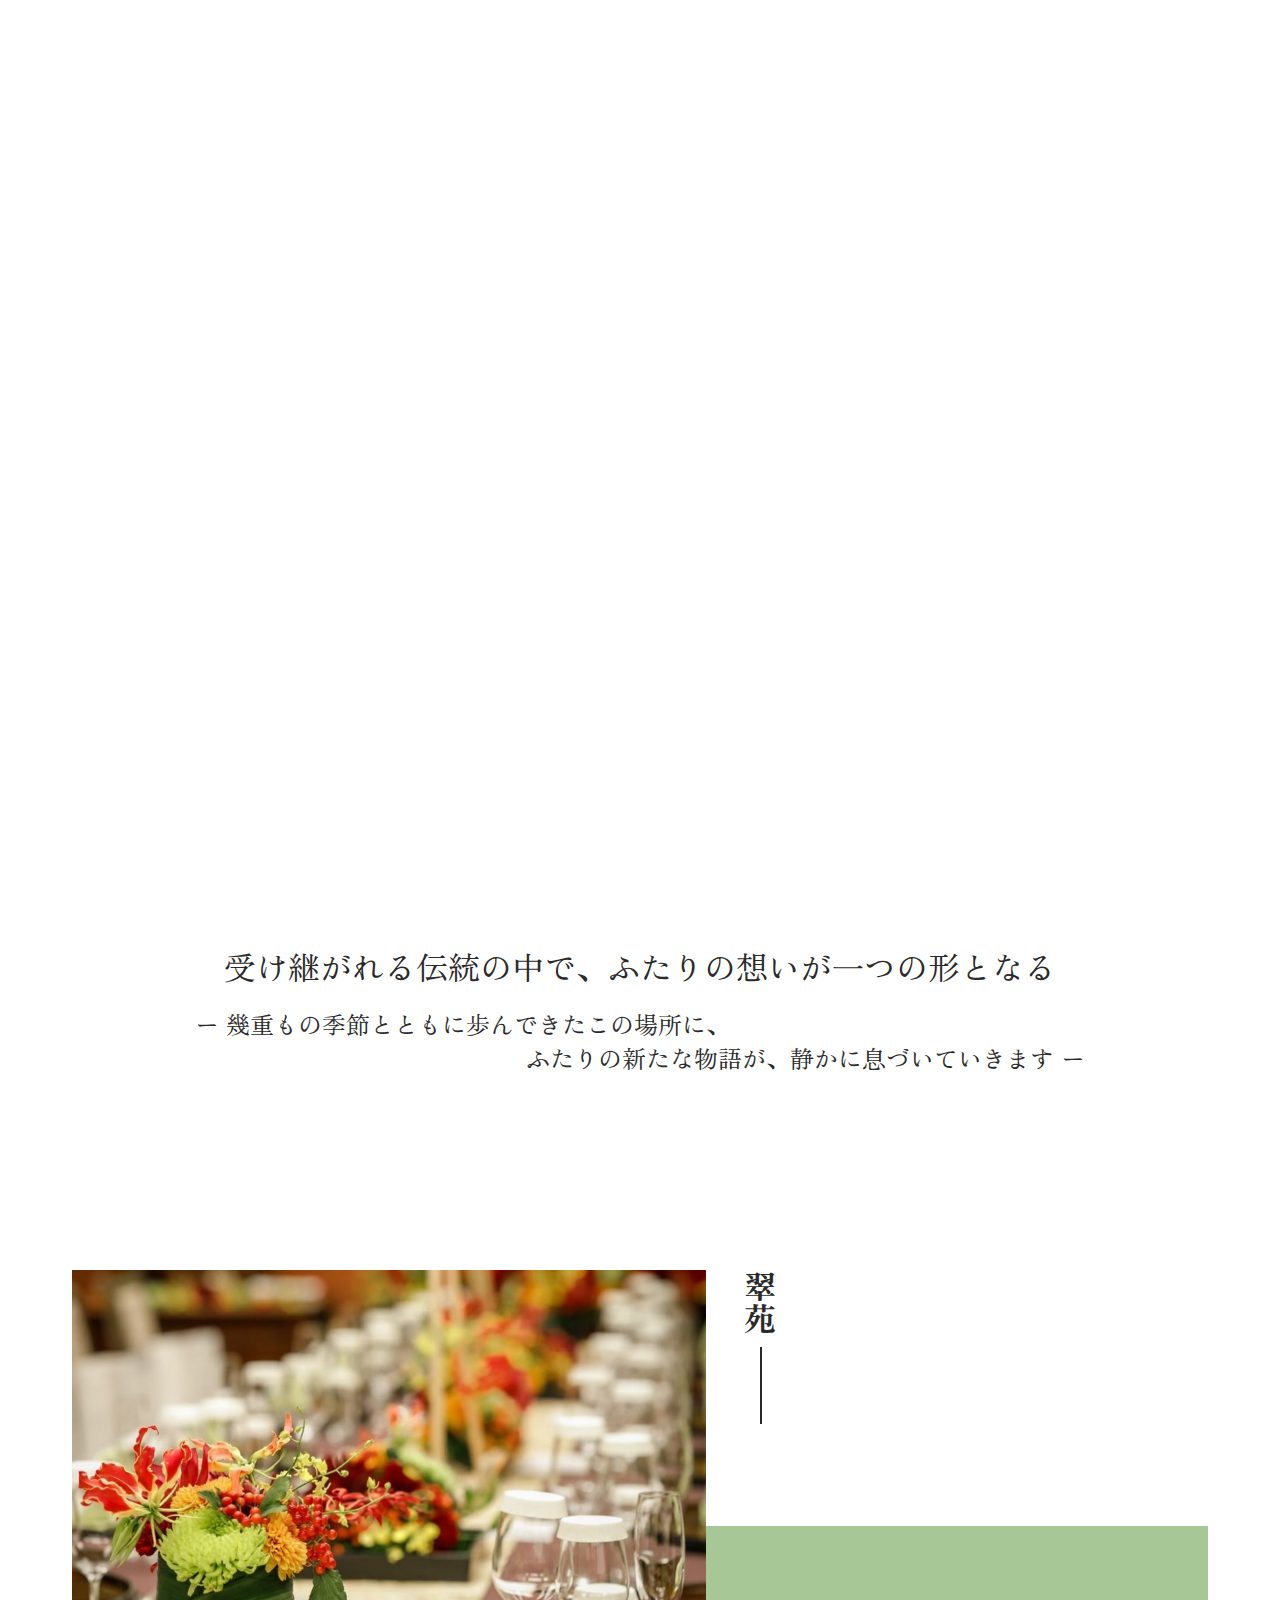
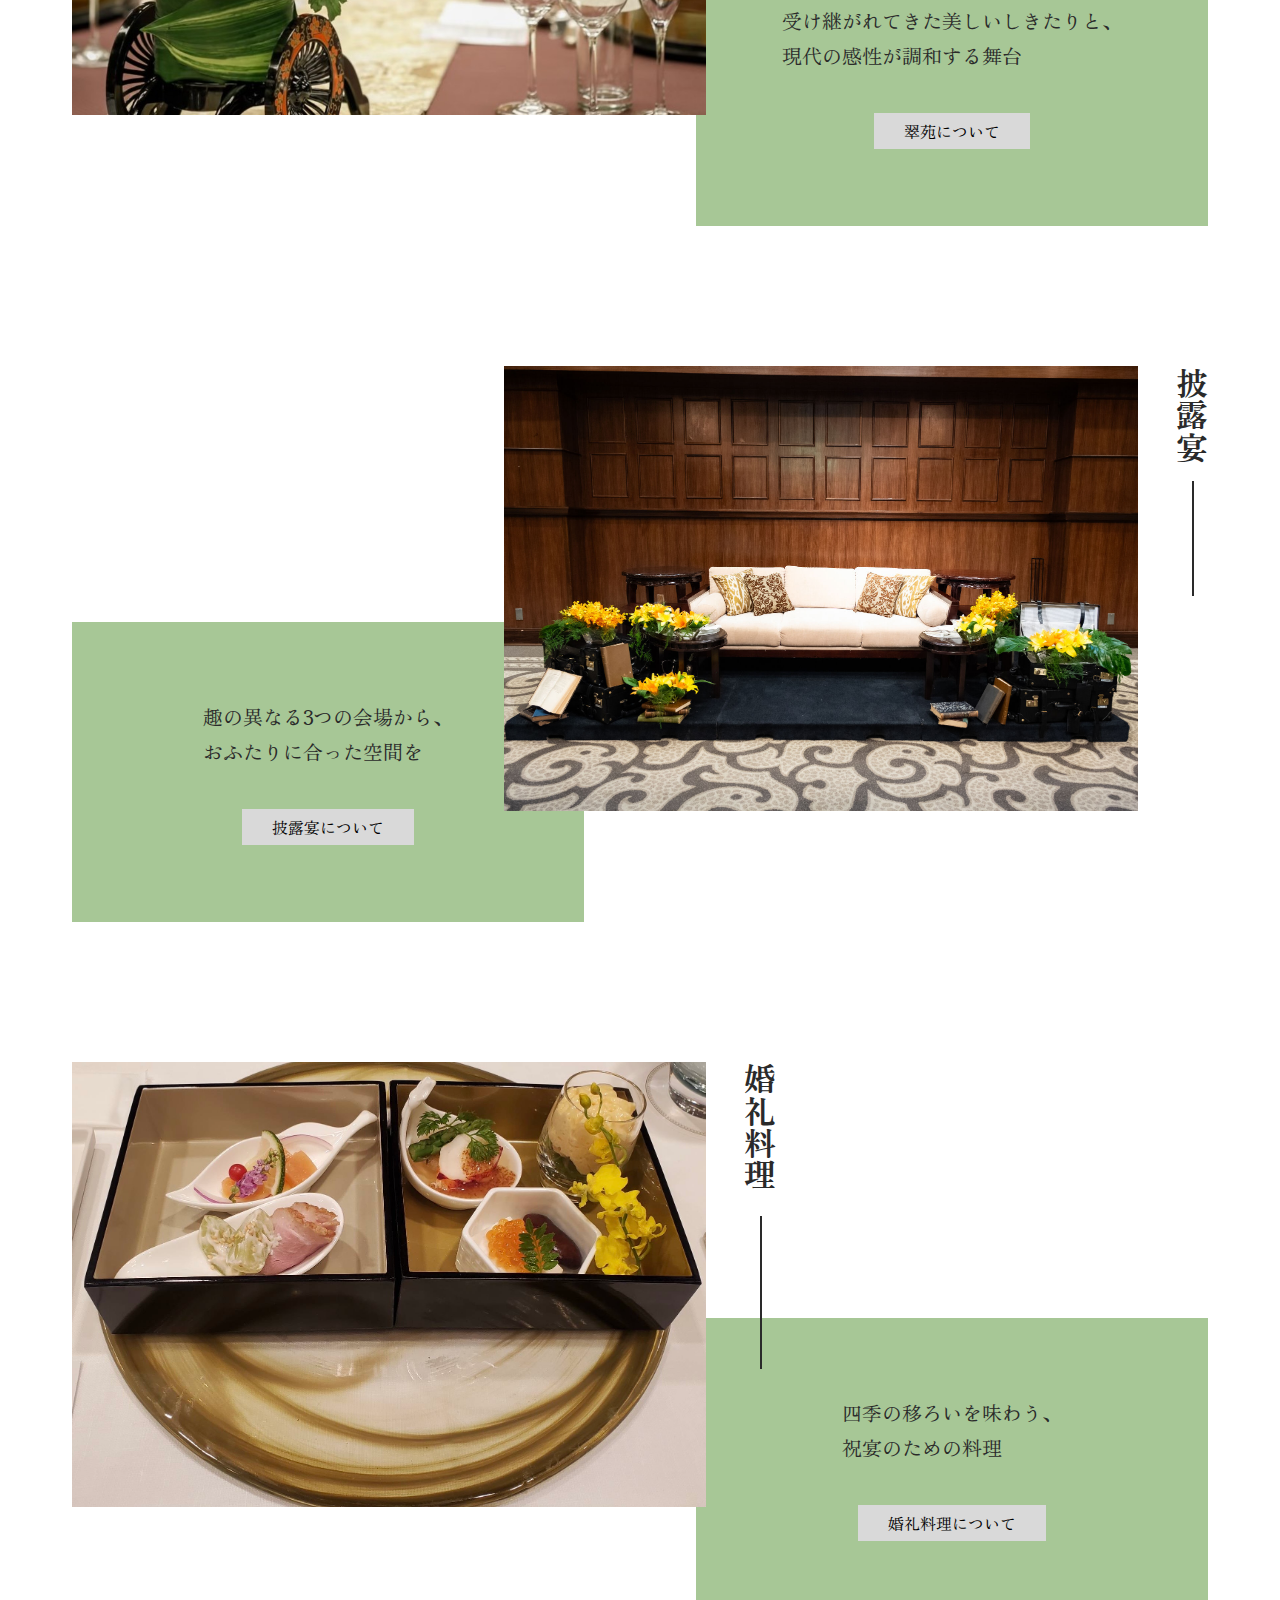
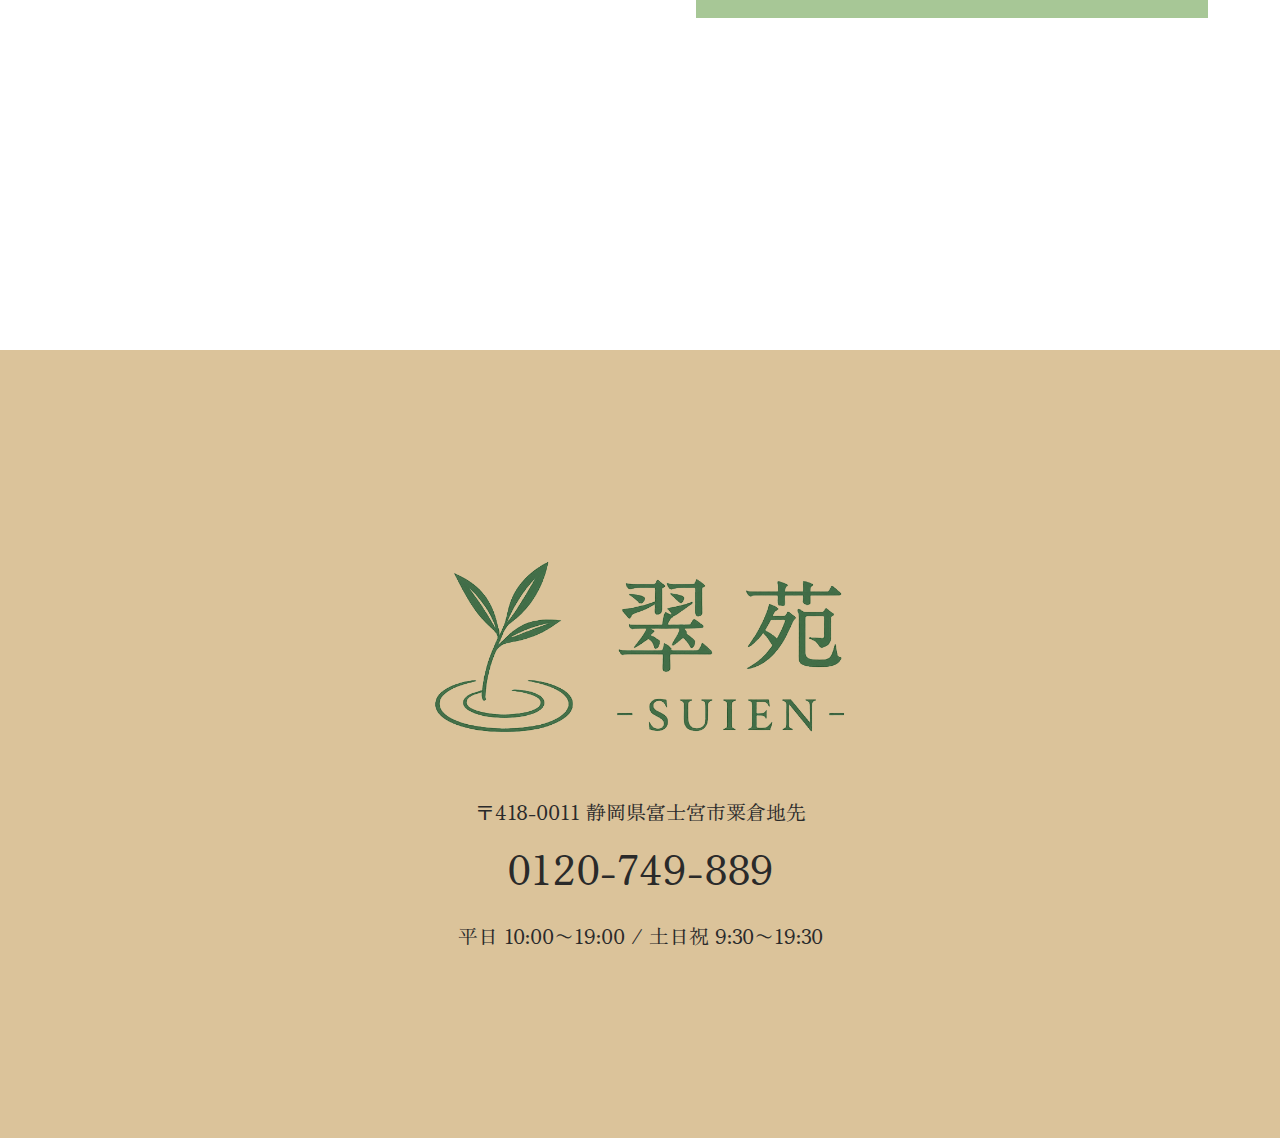
<file: index.html>
<!DOCTYPE html>
<html lang="ja">

<head>
    <meta charset="UTF-8">
    <meta name="viewport" content="width=device-width, initial-scale=1.0">
    <title>Suien</title>
    <link rel="preconnect" href="https://fonts.googleapis.com">
    <link rel="preconnect" href="https://fonts.gstatic.com" crossorigin>
    <link href="https://fonts.googleapis.com/css2?family=Zen+Old+Mincho&display=swap" rel="stylesheet">
    <link rel="stylesheet" href="css/reset.css">
    <link rel="stylesheet" href="css/slick.css">
    <link rel="stylesheet" href="css/slick-theme.css">
    <link rel="stylesheet" href="css/style.css">
</head>

<body>
    <header>
        <nav>
            <ul class="header-list">
                <a href="index.html"> <img src="img/logo.png" class="logo" alt="logo"></a>
                <li><a href="index.html">HOME ホーム</a></li>
                <li><a href="about.html">ABOUT 翠苑について</a></li>
                <li><a href="party.html">PARTY ROOM 披露宴</a></li>
                <li><a href="cuisein.html">CUISINE 婚礼料理</a></li>
            </ul>
        </nav>
        <div class="toggle-btn">
            <span></span>
            <span></span>
            <span></span>
        </div>
        <div class="mask"></div>
    </header>

    <main>
        <section class="mainvisual">
            <div class="main-slide">
                <img src="img/main4.jpg" alt="main4" class="pc">
                <img src="img/index480.jpg" alt="main3-sp" class="sp">
                <img src="img/main3.jpg" alt="main3" class="pc">
                <img src="img/main2.jpg" alt="main2">
                <img src="img/main1.jpg" alt="main1">
            </div>
            <div class="main-text">
                <p class="main-text1">受け継がれる伝統の中で、ふたりの想いが一つの形となる</p>
                <p class="main-text2">ー 幾重もの季節とともに歩んできたこの場所に、</p>
                <p class="main-text3">ふたりの新たな物語が、静かに息づいていきます ー</p>
            </div>
        </section>
        <section class="top">
            <ul class="top-topics">
                <li class="top-box">
                    <div class="top-topic">
                        <img src="img/top-about.jpg" alt="翠苑画像">
                        <h2 class="top-title">翠苑</h2>
                    </div>
                    <div class="top-text">
                        <p>受け継がれてきた美しいしきたりと、<br>
                            現代の感性が調和する舞台</p>
                        <a class="top-btn" href="about.html">翠苑について</a>
                    </div>
                </li>
                <li class="top-box">
                    <div class="top-text">
                        <p>趣の異なる3つの会場から、<br>
                            おふたりに合った空間を</p>
                        <a class="top-btn" href="party.html">披露宴について</a>
                    </div>
                    <div class="top-topic">
                        <img src="img/top-party.jpg" alt="披露宴画像">
                        <h2 class="top-title">披露宴</h2>
                    </div>
                </li>
                <li class="top-box">
                    <div class="top-topic">
                        <img src="img/top-cuisine.jpg" alt="婚礼料理画像">
                        <h2 class="top-title">婚礼料理</h2>
                    </div>
                    <div class="top-text">
                        <p>四季の移ろいを味わう、<br>
                            祝宴のための料理
                        </p>
                        <a class="top-btn" href="cuisein.html">婚礼料理について</a>
                    </div>
                </li>
            </ul>
        </section>
    </main>



    <footer>
        <a href="index.html"> <img src="img/logo.png" class="logo" alt="logo"></a>
        <p class="address">〒418-0011 静岡県富士宮市粟倉地先</p>
        <p class="tel">0120-749-889</p>
        <p class="time">平日 10:00〜19:00 / 土日祝 9:30〜19:30</p>
        <a href="" class="to-top"></a>
    </footer>
    <script src="https://code.jquery.com/jquery-3.6.0.min.js"></script>
    <script src="js/main.js"></script>
</body>

</html>
</file>
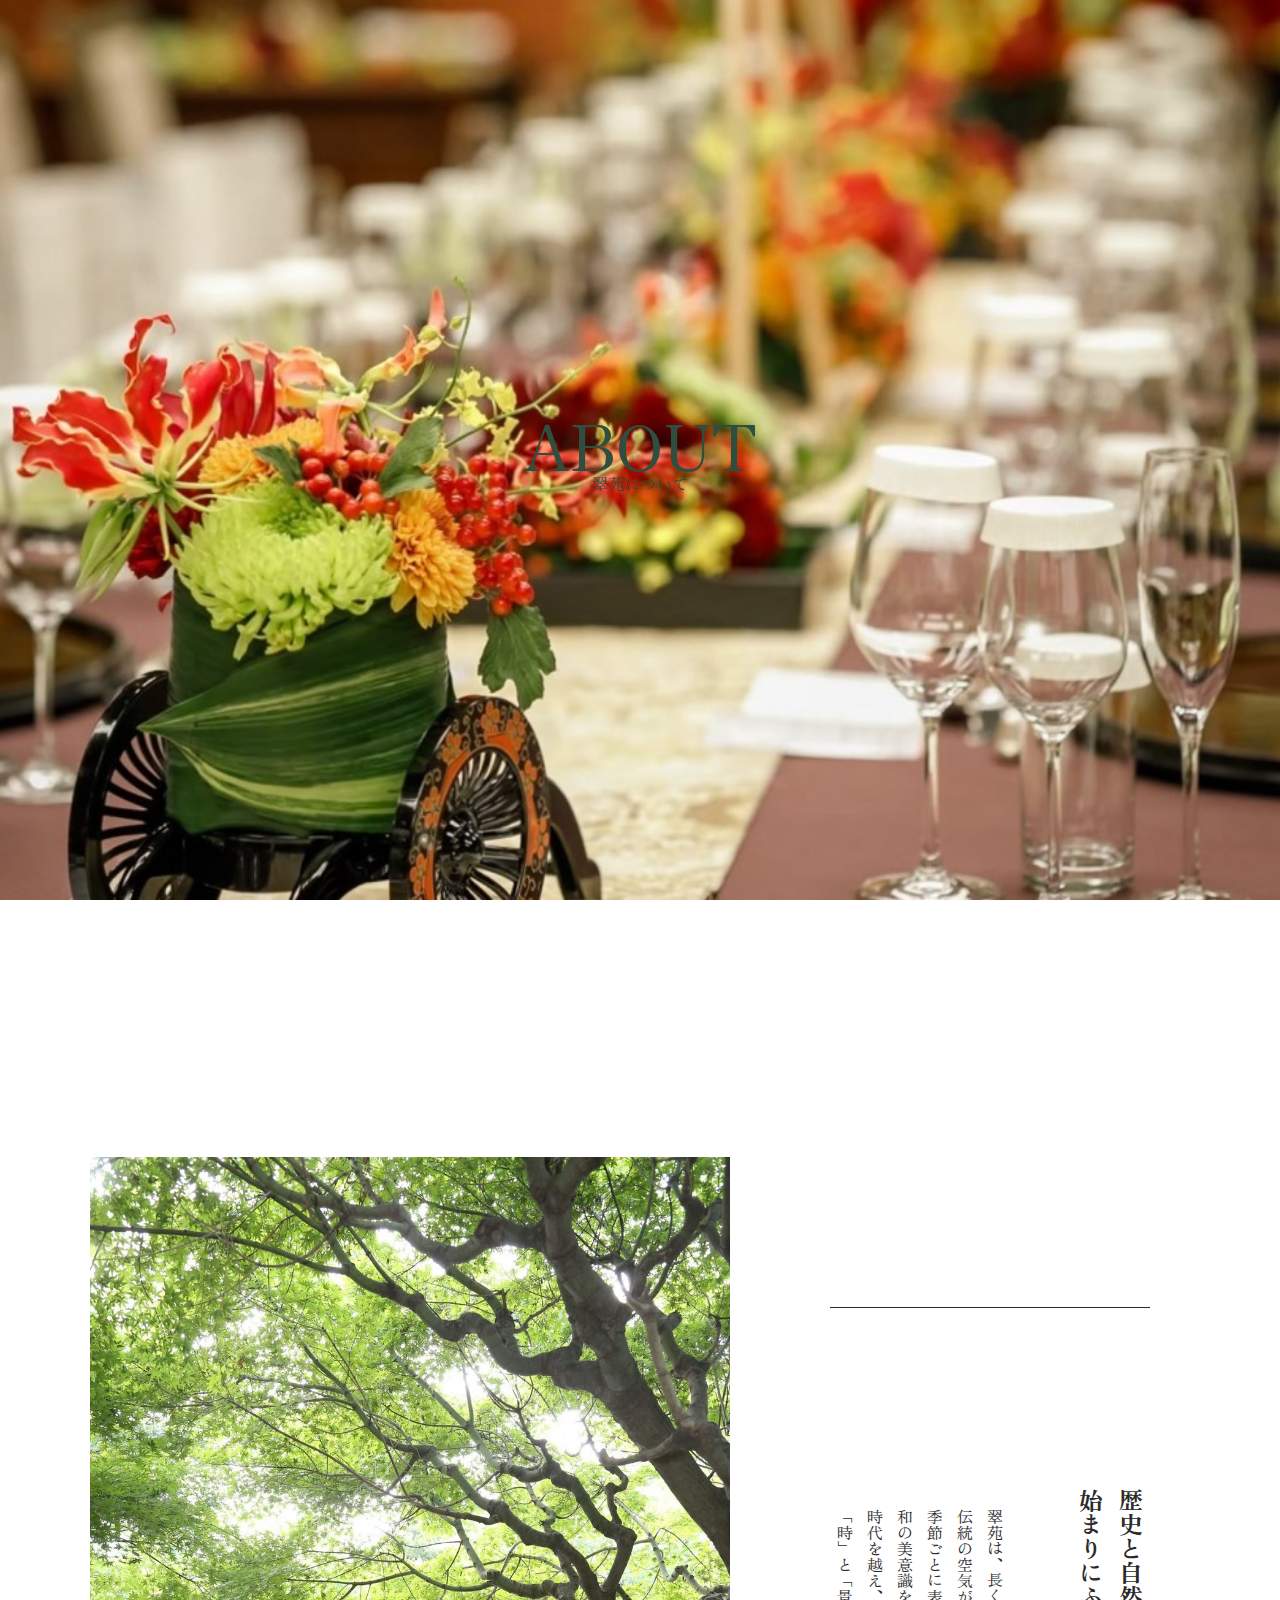
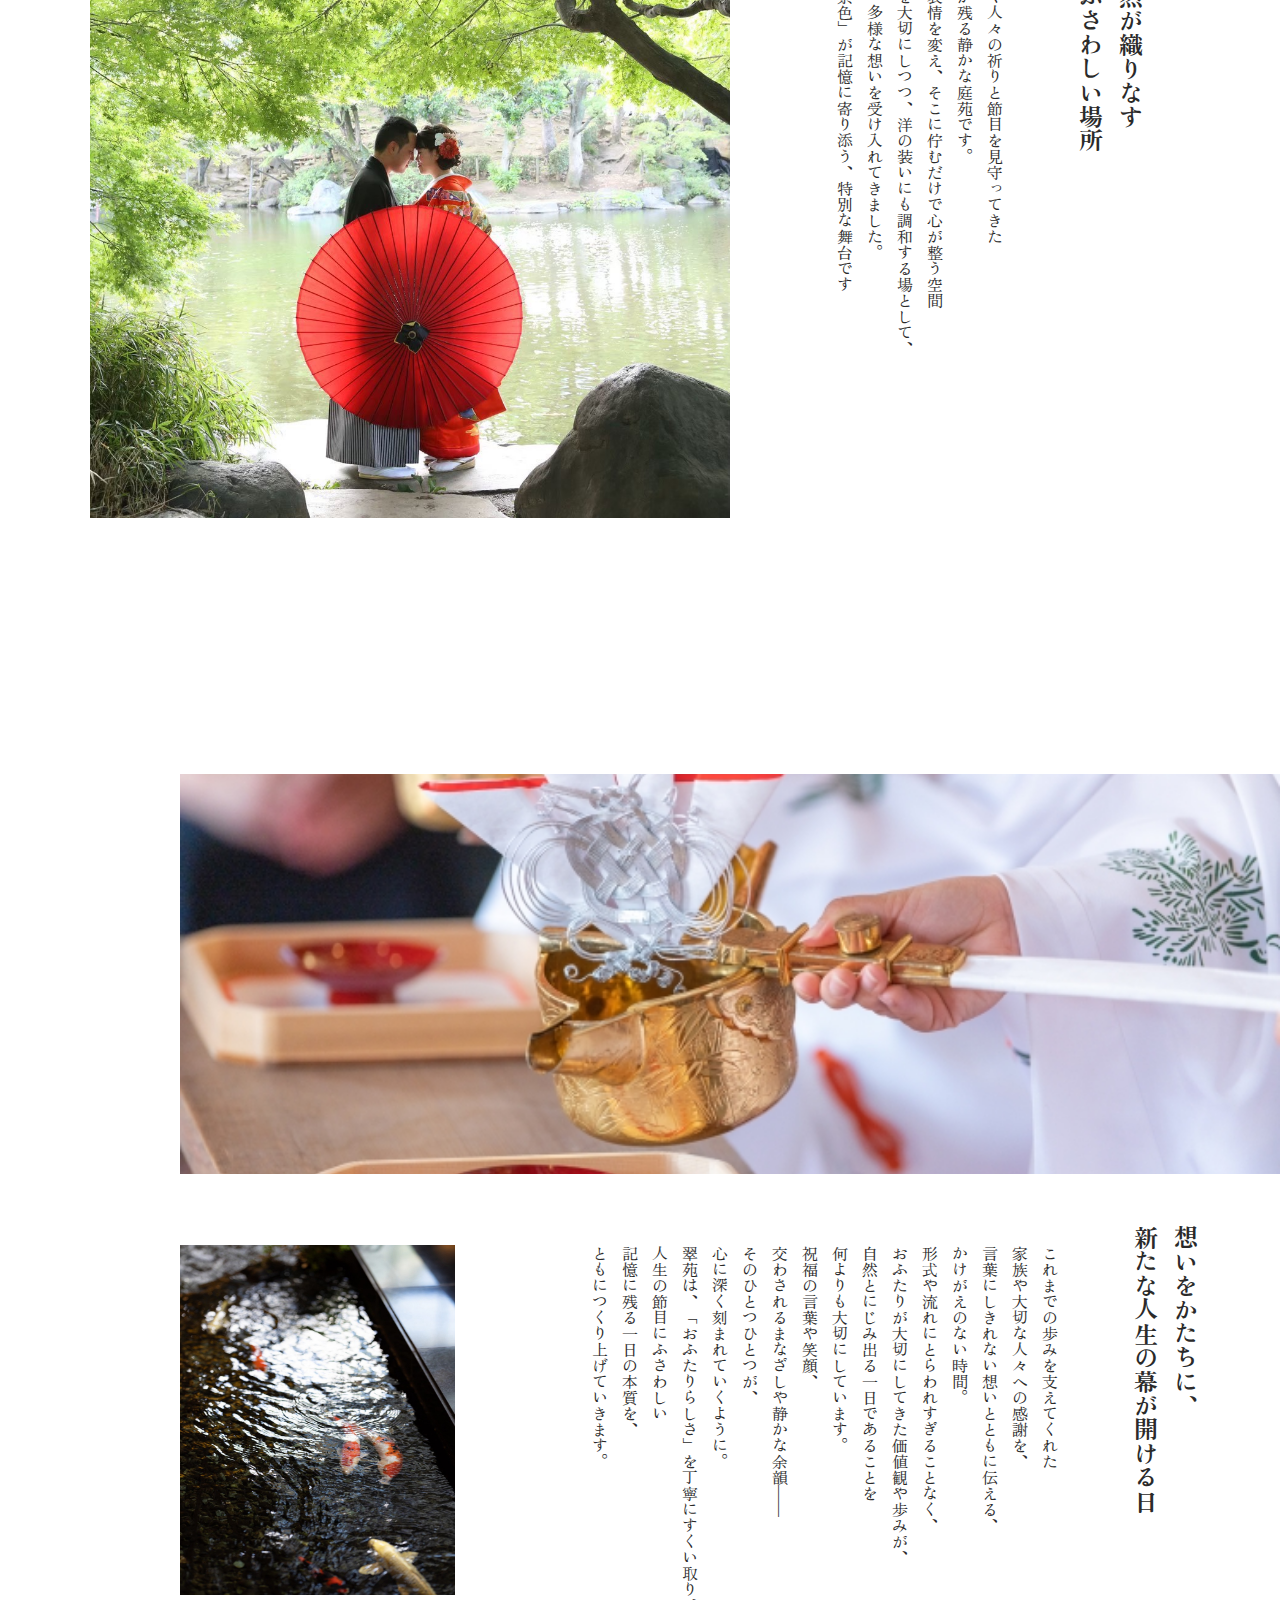
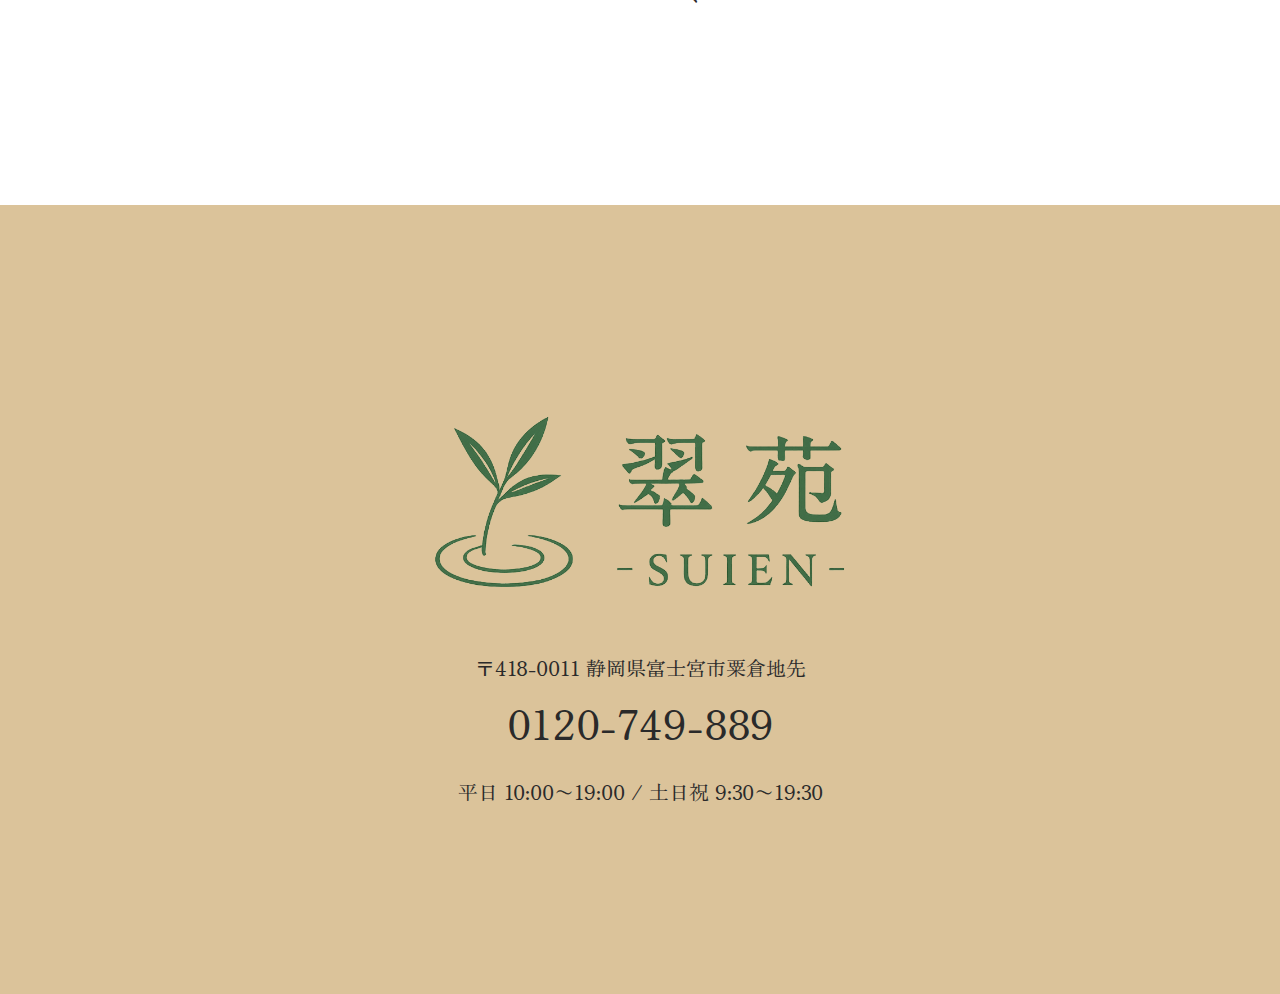
<file: about.html>
<!DOCTYPE html>
<html lang="ja">

<head>
    <meta charset="UTF-8">
    <meta name="viewport" content="width=device-width, initial-scale=1.0">
    <title>Suien</title>
    <link rel="preconnect" href="https://fonts.googleapis.com">
    <link rel="preconnect" href="https://fonts.gstatic.com" crossorigin>
    <link href="https://fonts.googleapis.com/css2?family=Zen+Old+Mincho&display=swap" rel="stylesheet">
    <link rel="stylesheet" href="css/reset.css">
    <link rel="stylesheet" href="css/style.css">
</head>

<body>
    <header>
        <nav>
            <ul class="header-list">
                <img src="img/logo.png" alt="">
                <li><a href="index.html">HOME ホーム</a></li>
                <li><a href="about.html">ABOUT 翠苑について</a></li>
                <li><a href="party.html">PARTY ROOM 披露宴</a></li>
                <li><a href="cuisein.html">CUISINE 婚礼料理</a></li>
            </ul>
        </nav>
        <div class="toggle-btn">
            <span></span>
            <span></span>
            <span></span>
        </div>
        <div class="mask"></div>
    </header>

    <main>
        <article class="about" id="about">
            <div class="mainimg">
                <img src=" img/top-about.jpg" alt="">
                <div class="mainimg-text">
                    <p class="mainvisual-title">ABOUT</p>
                    <P class="mainvisual-subtitle">翠苑について</P>
                </div>
            </div>
            <section class="about-page1">
                <img src="img/about1.jpg" alt="about画像">
                <div class="page1-text">
                    <h3 class="about-title">歴史と自然が織りなす<br>
                        始まりにふさわしい場所
                    </h3>
                    <p class="about-text">
                        翠苑は、長く人々の祈りと節目を見守ってきた<br>
                        伝統の空気が残る静かな庭苑です。<br>
                        季節ごとに表情を変え、そこに佇むだけで心が整う空間<br>
                        和の美意識を大切にしつつ、洋の装いにも調和する場として、<br>
                        時代を越え、多様な想いを受け入れてきました。<br>
                        「時」と「景色」が記憶に寄り添う、特別な舞台です<br>
                    </p>
                </div>
            </section>
            <section class="about-page2">
                <img src="img/about2.jpg" alt="about画像" class="wedding">
                <div class="page2-text">
                    <div class="page2-texts">
                        <h3 class="about-title">想いをかたちに、<br>
                            新たな人生の幕が開ける日</h3>
                        <p class="about-text">
                            これまでの歩みを支えてくれた<br>
                            家族や大切な人々への感謝を、<br>
                            言葉にしきれない想いとともに伝える、<br>
                            かけがえのない時間。<br>
                            形式や流れにとらわれすぎることなく、<br>
                            おふたりが大切にしてきた価値観や歩みが、<br>
                            自然とにじみ出る一日であることを<br>
                            何よりも大切にしています。<br>
                            祝福の言葉や笑顔、<br>
                            交わされるまなざしや静かな余韻——<br>
                            そのひとつひとつが、<br>
                            心に深く刻まれていくように。<br>
                            翠苑は、「おふたりらしさ」を丁寧にすくい取り、<br>
                            人生の節目にふさわしい<br>
                            記憶に残る一日の本質を、<br>
                            ともにつくり上げていきます。<br>
                        </p>
                    </div>
                    <div class="page2-text-img">
                        <img src="img/about4.jpg" alt="">
                    </div>
                </div>
            </section>
        </article>
    </main>

    <footer>
        <a href="index.html"> <img src="img/logo.png" class="logo" alt="logo"></a>
        <p class="address">〒418-0011 静岡県富士宮市粟倉地先</p>
        <p class="tel">0120-749-889</p>
        <p class="time">平日 10:00〜19:00 / 土日祝 9:30〜19:30</p>
        <a href="" class="to-top"></a>
    </footer>
    <script src="https://code.jquery.com/jquery-3.6.0.min.js"></script>
    <script src="js/main.js"></script>
</body>

</html>
</file>
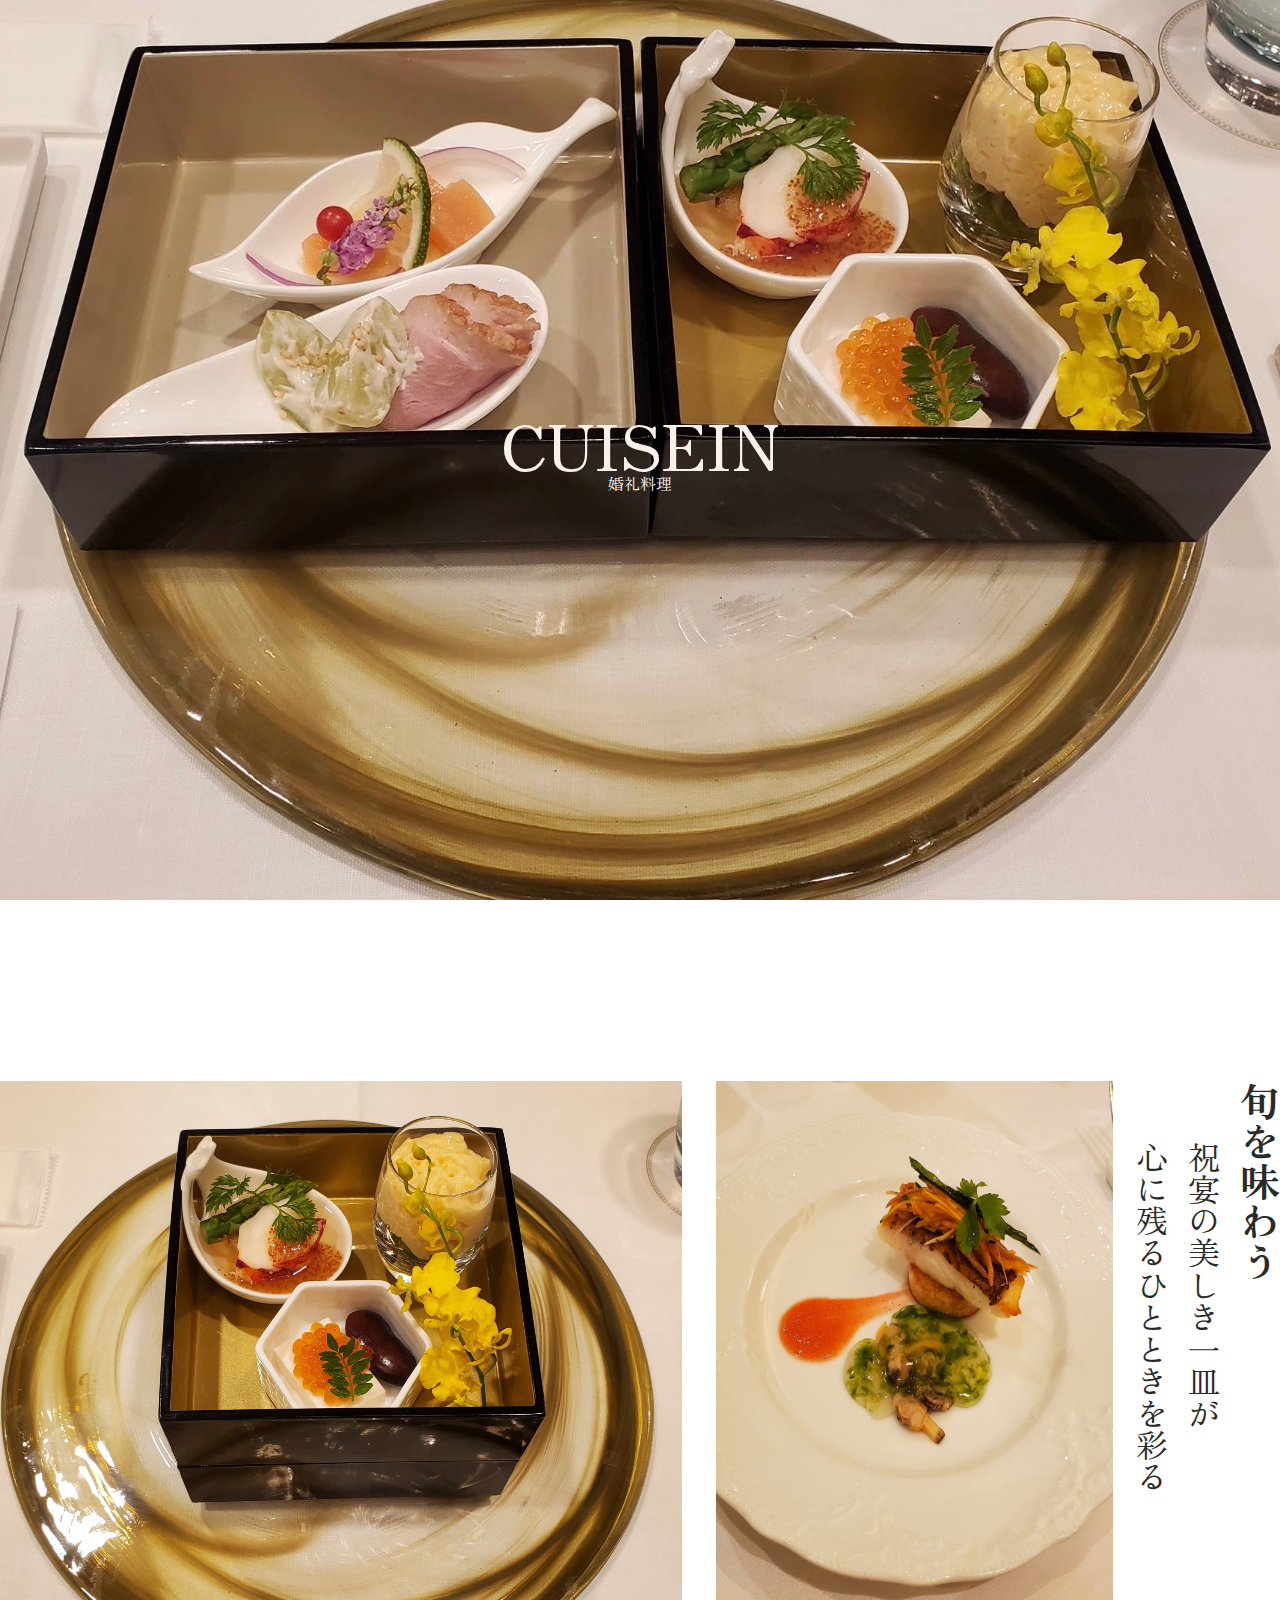
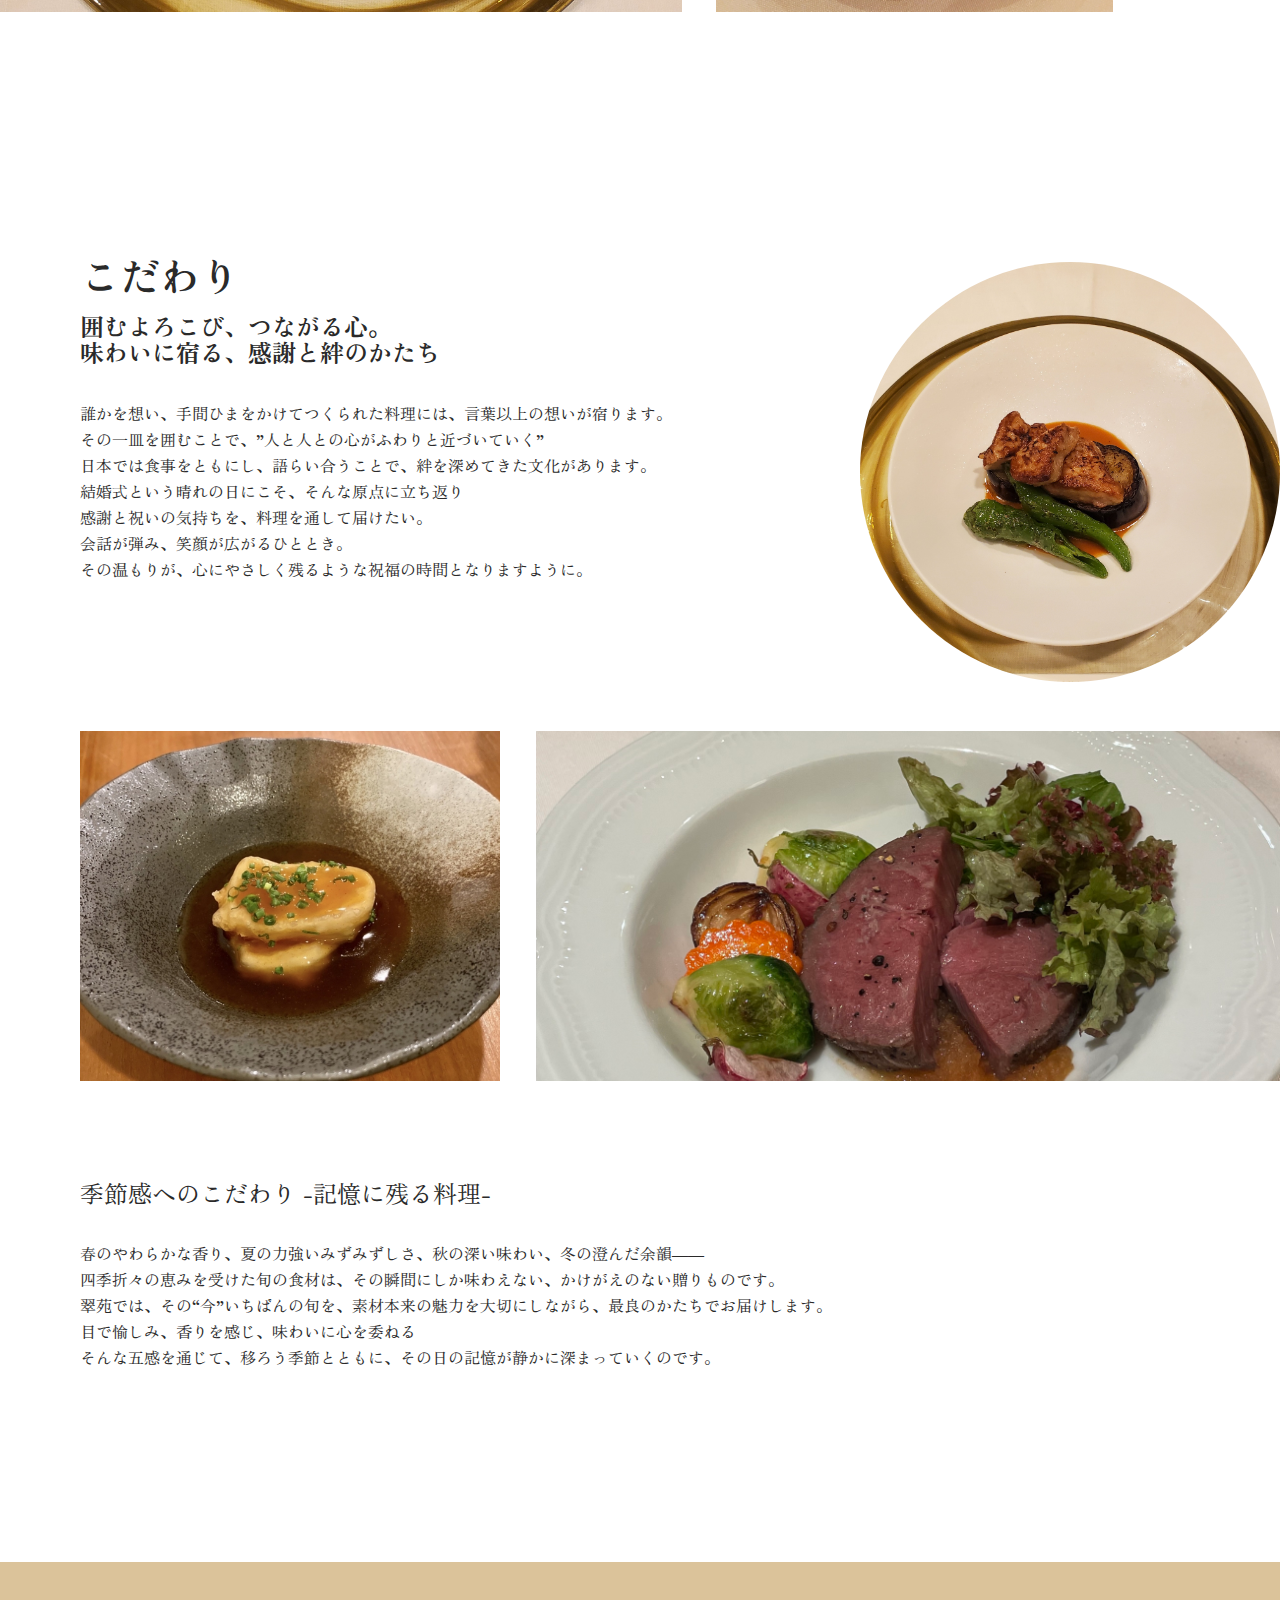
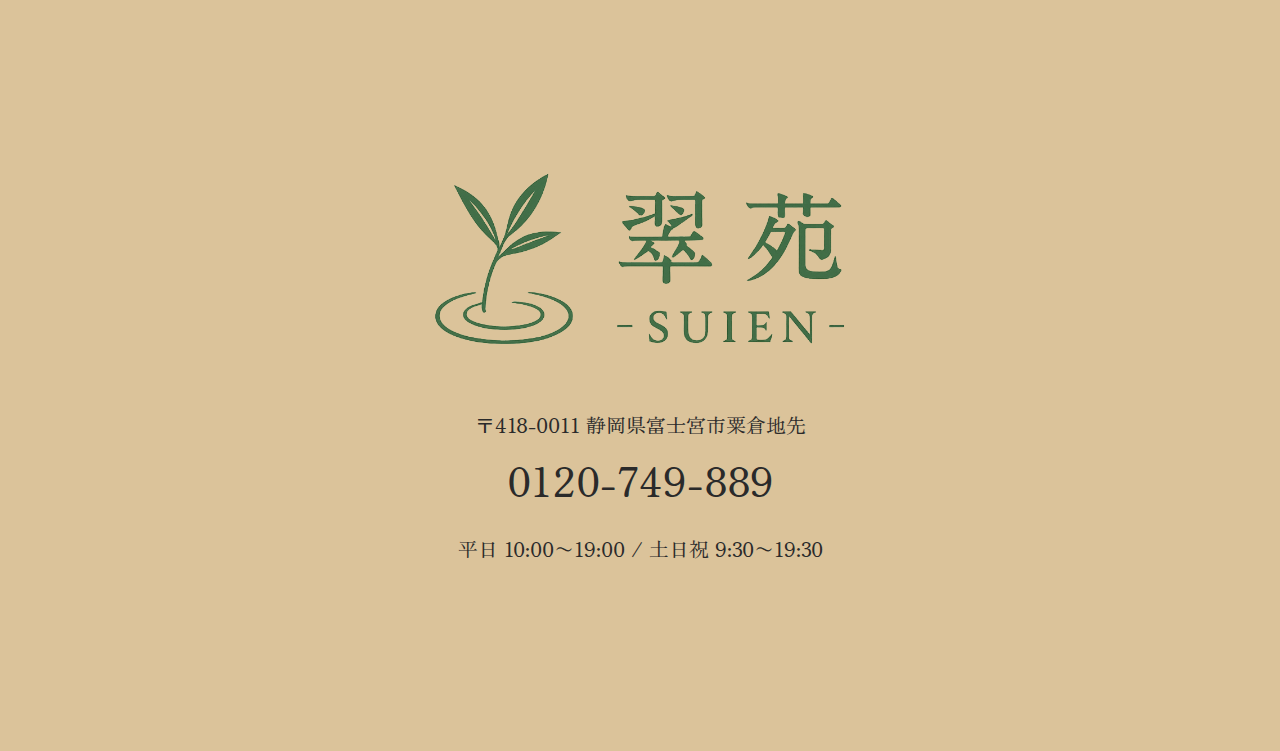
<file: cuisein.html>
<!DOCTYPE html>
<html lang="ja">

<head>
    <meta charset="UTF-8">
    <meta name="viewport" content="width=device-width, initial-scale=1.0">
    <title>Suien</title>
    <link rel="preconnect" href="https://fonts.googleapis.com">
    <link rel="preconnect" href="https://fonts.gstatic.com" crossorigin>
    <link href="https://fonts.googleapis.com/css2?family=Zen+Old+Mincho&display=swap" rel="stylesheet">
    <link rel="stylesheet" href="css/reset.css">
    <link rel="stylesheet" href="css/slick.css">
    <link rel="stylesheet" href="css/slick-theme.css">
    <link rel="stylesheet" href="css/style.css">

</head>

<body>
    <header>
        <nav>
            <ul class="header-list">
                <img src="img/logo.png" alt="">
                <li><a href="index.html">HOME ホーム</a></li>
                <li><a href="about.html">ABOUT 翠苑について</a></li>
                <li><a href="party.html">PARTY ROOM 披露宴</a></li>
                <li><a href="cuisein.html">CUISINE 婚礼料理</a></li>
            </ul>
        </nav>
        <div class="toggle-btn">
            <span></span>
            <span></span>
            <span></span>
        </div>
        <div class="mask"></div>
    </header>

    <main>

        <article class="cuisein">
            <div class="mainimg">
                <img src="img/top-cuisine.jpg" alt="cuisine-top" class="pc-only">
                <img src="img/cuisein480.jpg" alt="cuisine-top" class="sp-only">
                <div class="mainimg-text">
                    <p class="mainvisual-title">CUISEIN</p>
                    <p class="mainvisual-subtitle">婚礼料理</p>
                </div>
            </div>

            <div class="cuisine-list">
                <div class="cuisine-img">
                    <img src="img/cuisine1.jpg" alt="" class="cuisine-img-right">
                    <img src="img/cuisine2.jpg" alt="" class="cuisine-img-left">
                </div>
                <div class="cuisine-text">
                    <h5 class="cuisine-text-top">旬を味わう</h5>
                    <p>祝宴の美しき一皿が</p>
                    <p>心に残るひとときを彩る</p>

                </div>
            </div>
            <div class="cuisinecommit">
                <div class="cuisine-commitment">
                    <div class="cuisine-commitment1">
                        <div class="cuisine-commitment-text">
                            <h3>こだわり</h3>
                            <h4>囲むよろこび、つながる心。<br>
                                味わいに宿る、感謝と絆のかたち</h4>
                            <p>誰かを想い、手間ひまをかけてつくられた料理には、言葉以上の想いが宿ります。<br>
                                その一皿を囲むことで、”人と人との心がふわりと近づいていく”<br>
                                日本では食事をともにし、語らい合うことで、絆を深めてきた文化があります。<br>
                                結婚式という晴れの日にこそ、そんな原点に立ち返り<br>
                                感謝と祝いの気持ちを、料理を通して届けたい。<br>
                                会話が弾み、笑顔が広がるひととき。 <br>
                                その温もりが、心にやさしく残るような祝福の時間となりますように。</p>
                        </div>
                        <div class="cuisine-commitment-img">
                            <img src="img/cuisine3.jpg" alt="">
                        </div>
                    </div>
                    <div class="cuisine-commitment-img2">
                        <img src="img/cuisine4.jpg" class="commitment1" alt="">
                        <img src="img/cuisine5.jpg" class="commitment2">
                    </div>
                </div>
                <div class="cuisine-season">
                    <h8>季節感へのこだわり -記憶に残る料理-</h8>
                    <p>春のやわらかな香り、夏の力強いみずみずしさ、秋の深い味わい、冬の澄んだ余韻――<br>
                        四季折々の恵みを受けた旬の食材は、その瞬間にしか味わえない、かけがえのない贈りものです。<br>
                        翠苑では、その“今”いちばんの旬を、素材本来の魅力を大切にしながら、最良のかたちでお届けします。<br>
                        目で愉しみ、香りを感じ、味わいに心を委ねる<br>
                        そんな五感を通じて、移ろう季節とともに、その日の記憶が静かに深まっていくのです。</p>
                </div>
            </div>
        </article>
    </main>

    <footer>
        <a href="index.html"> <img src="img/logo.png" class="logo" alt="logo"></a>
        <p class="address">〒418-0011 静岡県富士宮市粟倉地先</p>
        <p class="tel">0120-749-889</p>
        <p class="time">平日 10:00〜19:00 / 土日祝 9:30〜19:30</p>
        <a href="" class="to-top"></a>
    </footer>
    <!-- js -->
    <script src="https://code.jquery.com/jquery-3.6.0.min.js"></script>
    <script src="js/main.js"></script>

</body>

</html>
</file>
<file: css/style.css>
body {
    font-family: "Zen Old Mincho", serif;
    color: #2A2A2A;
}

img {
    width: 100%;
}

li {
    list-style: none;
}

a {
    text-decoration: none;
    color: black;
}

header img {
    width: 180px;
}

nav {
    width: 200px;
    height: 100vh;
    font-size: 20px;
    background-color: #DBC39A;
    padding: 50px 30px;
    position: fixed;
    left: -300px;
    transition: all 0.5s;
    z-index: 10;
}

.open nav {
    left: 0;
}

.header-list li {
    padding-top: 40px;
}

.header-list a:hover {
    border-bottom: 1.5px solid;
}



/* toggle-btn */
.toggle-btn {
    width: 40px;
    height: 40px;
    transition: all 0.5s;
    cursor: pointer;
    z-index: 20;
    position: fixed;
    right: 20px;
    top: 20px;
}

.toggle-btn span {
    display: block;
    position: absolute;
    left: 0;
    width: 100%;
    height: 2px;
    background-color: #333;
    border-radius: 4px;
    transition: all 0.5s;
}

.toggle-btn span:nth-child(1) {
    top: 22%;
}

.toggle-btn span:nth-child(2) {
    top: 50%;
}

.toggle-btn span:nth-child(3) {
    top: 78%;
}

.mask {
    display: none;
    transition: all 0.5s;
}

.open .toggle-btn span:nth-child(1) {
    top: 50%;
    transform: rotate(-315deg);
}

.open .toggle-btn span:nth-child(2) {
    opacity: 0;
}

.open .toggle-btn span:nth-child(3) {
    top: 50%;
    transform: rotate(315deg);
}

.open .mask {
    display: block;
    position: fixed;
    top: 0;
    left: 0;
    width: 100%;
    height: 100%;
    background: #DBC39A;
    opacity: 0.8;
    z-index: 5;
    cursor: pointer;
}


/* mainvisual */
.sp {
    display: none;
}

.main-slide img {
    height: 100vh;
    object-fit: cover;
    display: block;
    position: absolute;
    opacity: 0;
    animation: slideAnime 18s ease infinite;
}

.main-slide {
    position: relative;
    overflow: hidden;
    margin: auto;
    width: 100%;
    height: 100vh;
}

/*=== スライドのアニメーションを段差で開始する ========= */
.main-slide img:nth-of-type(1) {
    animation-delay: 0s;
}

.main-slide img:nth-of-type(2) {
    animation-delay: 4.5s;
}

.main-slide img:nth-of-type(3) {
    animation-delay: 9s;
}

.main-slide img:nth-of-type(4) {
    animation-delay: 12.5s;
}

/*=== スライドのアニメーション ========================= */
@keyframes slideAnime {
    0% {
        opacity: 0;
    }

    10% {
        opacity: 1;
    }

    25% {
        opacity: 1;
    }

    30% {
        opacity: 1;
    }

    40% {
        opacity: 0;
    }

    100% {
        opacity: 0;
    }
}

.main-text {
    max-width: 890px;
    margin: 0 auto;
    padding-top: 50px;
}

.main-text1 {
    font-size: 32px;
    padding-bottom: 30px;
    text-align: center;
}

.main-text2 {
    font-size: 24px;
    text-align: left;
    padding-bottom: 10px;
}

.main-text3 {
    font-size: 24px;
    text-align: right;
    padding-bottom: 200px;
}

/* top */
.top-box {
    display: flex;
    justify-content: center;
    padding-bottom: 140px;
}

.top-topic {
    position: relative;
    width: 55%;
    margin-right: -80px;
}

.top-box:nth-of-type(2) .top-topic {
    margin-right: 0;
    margin-left: -80px
}

.top-topic img {
    height: 80%;
    object-fit: cover;
    max-width: 90%;
}

.top-title {
    writing-mode: vertical-rl;
    font-size: 32px;
    position: absolute;
    top: 0;
    right: 0;
}

.top-title::after {
    content: "";
    width: 2px;
    height: 120%;
    background-color: #2A2A2A;
    position: absolute;
    writing-mode: vertical-rl;
    top: 120%;
    left: 50%;
}

.top-text {
    width: 40%;
    height: 300px;
    background-color: #A7C796;
    margin-top: 20%;
    text-align: left;
    display: flex;
    flex-direction: column;
    justify-content: center;
    align-items: flex-start;
}

.top-text p {
    margin: 0 auto;
    font-size: 20px;
    padding-bottom: 40px;
    line-height: 35px;
}


.top-text a {
    margin: 0 auto;
}

.top-btn {
    background-color: #D9D9D9;
    margin-top: 20px;
    padding: 10px 30px;
}


.mainimg {
    position: relative;
}

.mainimg img {
    width: 100%;
    height: 100vh;
    object-fit: cover;
}

.mainimg-text {
    position: absolute;
    top: 50%;
    left: 50%;
    transform: translate(-50%, -50%);
    text-align: center;
}

.mainimg-text p {
    color: #2E4E3F;
}

.mainvisual-title {
    font-size: 64px;
}

.about-title {
    writing-mode: vertical-rl;
}

.about-text {
    writing-mode: vertical-rl;
}

.about-page1 {
    max-width: 1100px;
    display: flex;
    margin: 0 auto;
    padding-top: 20%;
}

.about-page1 img {
    width: 640px;
    padding-right: 100px;
}

.page1-text {
    display: flex;
    flex-direction: row-reverse;
    border-top: 1.5px solid;
    padding-top: 180px;
    margin-top: 150px;
    line-height: 1.5px;
}

.about-title {
    font-size: 24px;
    padding-left: 60px;
    line-height: 40px;
}

.about-text {
    line-height: 30px;
    padding-top: 20px;
}

.about-page2 {
    max-width: 1100px;
    padding-top: 20%;
    margin-left: auto;
}

.wedding {
    height: 400px;
    object-fit: cover;
}

.page2-text {
    width: 100%;
    height: auto;
    display: flex;
    flex-direction: row-reverse;
    padding-top: 50px;
    justify-content: space-between;
}

.page2-texts {
    width: 70%;
    display: flex;
    flex-direction: row-reverse;
    align-items: flex-start;
    justify-content: center;
}

.page2-text-img {
    width: 25%;
    padding-top: 20px;
}

.page2-text-img img {
    height: 350px;
}

/* party */

.slick-list {
    overflow: visible;
}

.container {
    max-width: 1200px;
    margin: 0 auto;
    padding-inline: 2%;
}

.party-list {
    padding-top: 20%;
}


.party-rooms {
    display: flex;
    align-items: center;
    padding-bottom: 150px;
    border-bottom: 1.2px solid;
    margin-top: 150px;
}

.party-rooms:last-child {
    border: none;
}

.party-list-text {
    width: 25%;
}

.room-ruby {
    padding-top: 8%;
}

.party-list-imgs {
    width: 65%;
    overflow: hidden;
    margin-left: auto;
}

.party-left-imgs {
    width: 65%;
    overflow: hidden;
    margin-right: auto;
}

.party-list-img {
    overflow: visible;
    margin-right: 80px;
}

.party-list-img .slick-slide {
    margin-right: 40px;
}

.party-left-img {
    overflow: visible;
    margin-left: 80px;
}

.party-left-img .slick-slide {
    margin-left: 40px
}

.room-name {
    font-size: 36px;
}

.room-title {
    font-size: 20px;
    padding: 90px 0 40px;
}

.party-list:nth-child(3) {
    flex-direction: column-reverse;
}

/* cuisein */
.cuisein .mainimg .mainimg-text p {
    color: #FAF1EA;
}

.sp-only {
    display: none;
}

.cuisine-list {
    display: flex;
    margin-top: 180px;
    margin-bottom: 250px;
}

.cuisine-img {
    display: flex;
    object-fit: cover;
    width: 90%;
}

.cuisine-img-right {
    width: 60%;
    padding-right: 3%;
}

.cuisine-img-left {
    width: 35%;
}

.cuisine-text {
    writing-mode: vertical-rl;
    height: auto;
}

.cuisine-text p {
    font-size: 32px;
    padding-right: 20px;
    padding-top: 60px;
}

.cuisine-text-top {
    font-size: 40px;
}

.cuisinecommit {
    max-width: 1200px;
    margin-left: auto;
    padding-left: 2%;
}

.cuisine-commitment1 {
    display: flex;
    margin-bottom: 4%;
}

.cuisinecommit h3 {
    font-size: 40px;
    padding-bottom: 25px;
}

.cuisinecommit h4 {
    font-size: 24px;
}

.cuisine-commitment-text {
    line-height: 26px;
    width: 65%;

}

.cuisine-commitment-text p {
    padding-top: 35px;
    font-size: 16px;
}

.cuisine-commitment-img {
    width: 35%;
}

.cuisine-commitment-img img {
    object-fit: cover;
    border-radius: 50%;
}

.cuisine-commitment-img2 {
    width: 100%;
    height: 350px;
    display: flex;
}

.cuisine-commitment-img2 img {
    object-fit: cover
}

.commitment1 {
    width: 35%;
    padding-right: 3%;
}

.commitment2 {
    width: 65%;
    z-index: 3;
}

h8 {
    font-size: 24px;
}

.cuisine-season {
    padding-top: 100px;
    margin-left: auto;
}

.cuisine-season p {
    padding-top: 35px;
    line-height: 26px;
}

/* footer */
footer {
    background-color: #DBC39A;
    text-align: center;
    padding-block: 15%;
    margin-top: 15%;
}

.logo {
    width: 45%;
}

.address,
.time {
    font-size: 20px;
    padding-top: 3%;
}

.tel {
    font-size: 40px;
    padding-top: 2%;
}

.to-top {
    position: fixed;
    width: 50px;
    height: 50px;
    background-color: #437149;
    border: solid 1px #fff;
    border-radius: 50%;
    right: 25px;
    bottom: 25px;
}

.to-top::after {
    content: "";
    border-left: 7px solid transparent;
    border-right: 7px solid transparent;
    border-bottom: 7px solid #fff;
    position: relative;
}


@media (max-width:900px) {
    .main-text {
        padding-inline: 10px;
    }

    .top {
        padding-inline: 20px;
    }


    .top-topic {
        width: 85%;
    }

    .top-box:nth-of-type(2) .top-topic {
        margin-left: 120px;
    }

    .top-box {
        flex-direction: column;
    }

    .top-box:nth-of-type(2) {
        flex-direction: column-reverse;
        margin-left: 120px;
    }

    .top-title {
        writing-mode: vertical-rl;
        font-size: 32px;
        position: absolute;
        top: 0;
        right: 0;
    }

    .top-text {
        width: 73%;
        height: 240px;
        margin-top: -10%;
        margin-left: 222px;
        padding-top: 50px;
    }

    .top-box:nth-of-type(2) .top-text {
        margin-left: -120px;
        padding-top: 50px;
        width: 73%;
        height: 240px;
        margin-top: -10%;
    }

    /* about */
    .about-page1 {
        display: block;
    }

    .about-page1 img {
        width: 100%;
        padding-right: 0;
    }

    .page1-text {
        border-top: none;
        padding-top: 0;
        margin-top: 60px;
        justify-content: center;
    }

    .page2-text {
        justify-content: center;
    }

    .page2-text-img img {
        display: none;
    }

    .page2-text-img {
        width: 0;
        padding-top: 0;
    }

    /* party */
    .room-title {
        padding: 20px 0 20px;
    }

    .party-list-img {
        margin-right: 0;
    }

    .party-left-img {
        margin-left: 0;
    }

    /* cuisine */

    .cuisine-list {
        flex-direction: column;
        padding-inline: 20px;
    }

    .cuisine-text {
        margin: 0 auto;
        padding-top: 50px;
    }

    .cuisinecommit {
        padding-inline: 20px;
    }

    .cuisine-commitment-img {
        margin-top: -40px;
    }

    .cuisine-commitment-img img {
        object-fit: cover;
        border-radius: 50%;
        width: 200px;
        height: 200px;
    }

    .cuisine-commitment-img2 {
        margin-top: 0;
    }


    footer {
        padding-block: 25%;
    }
}

@media (max-width:480px) {

    /* index */
    .sp {
        display: block;
    }

    .pc {
        display: none;
    }

    .top-topic {
        width: 100%;
    }

    .top-text,
    .top-box:nth-of-type(2) .top-text {
        margin-left: 0px;
        width: 90%;
        margin-top: 2%;
        height: auto;
        padding: 4%;
    }

    .top-box:nth-of-type(2) {
        margin-left: 0;
    }

    .top-box:nth-of-type(2) .top-topic {
        margin-left: 0;
    }

    .top-box:nth-of-type(2) .top-text {
        margin-left: 0;
    }

    /* about */
    .container {
        padding-inline: 7%;
    }

    .page2-texts {
        display: block;
    }

    .page2-texts .about-text {
        writing-mode: horizontal-tb;
    }

    .page2-texts .about-title {
        writing-mode: horizontal-tb;
        padding-left: 0;
    }


    /* party */
    .party-rooms {
        flex-direction: column;
    }

    .party-rooms:nth-child(even) {
        flex-direction: column-reverse;
    }

    .party-rooms,
    .party-list-imgs,
    .party-left-imgs {
        width: 100%;
    }

    .party-left-img .slick-slide {
        margin-left: 0;
        margin-top: 1%;
    }

    .party-left-imgs {
        width: 100%;
    }

    .party-list-img .slick-slide {
        margin-right: 0;
        margin-top: 1%;
    }

    .party-list-imgs {
        width: 100%;
    }

    .party-list-text {
        padding-bottom: 5%;
        width: 100%;
    }

    /* cuisein */
    .pc-only {
        display: none;
    }

    .sp-only {
        display: block;
    }

    .cuisine-commitment-img {
        display: none;
    }

    .commitment2 {
        width: 62%;
    }

    .cuisine-commitment-text {
        width: 100%;
    }

    footer {
        /* height: 25vh; */
    }
}
</file>
